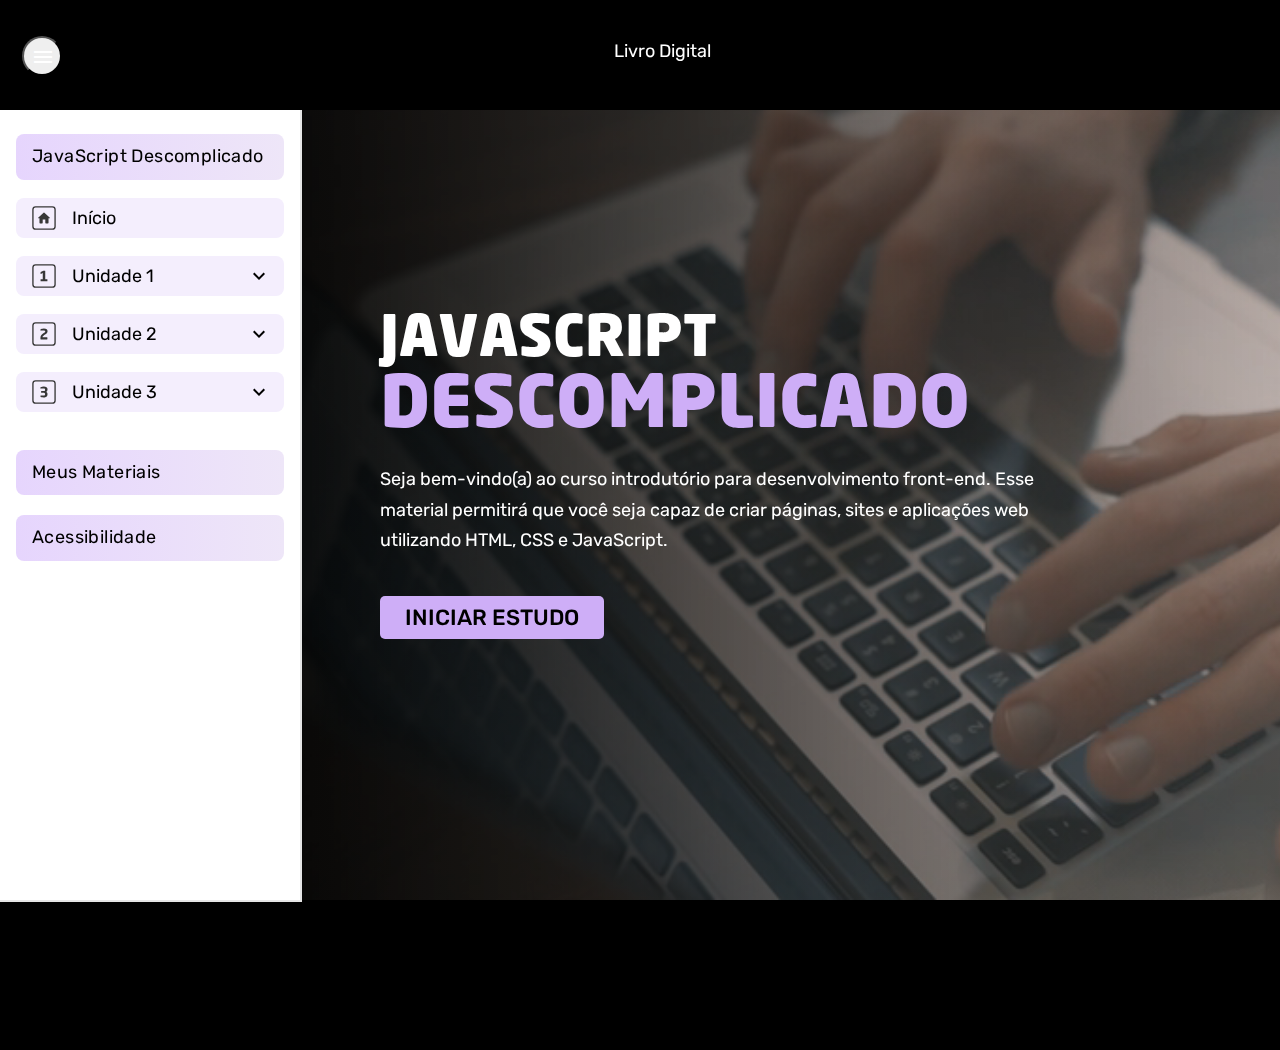
<file: index.html>
<!DOCTYPE html>
<html lang="en">
<head>
    <meta charset="UTF-8">
    <meta http-equiv="X-UA-Compatible" content="IE=edge">
    <meta name="viewport" content="width=device-width, initial-scale=1.0">

    <!-- Biblioteca Bootstrap -->
    <link href="https://cdn.jsdelivr.net/npm/bootstrap@5.3.0-alpha1/dist/css/bootstrap.min.css" rel="stylesheet" integrity="sha384-GLhlTQ8iRABdZLl6O3oVMWSktQOp6b7In1Zl3/Jr59b6EGGoI1aFkw7cmDA6j6gD" crossorigin="anonymous">

    <!-- Biblioteca Material Icons -->
    <link href="https://fonts.googleapis.com/icon?family=Material+Icons"
      rel="stylesheet">

    <!-- Fonte Rubik -->
    <link rel="preconnect" href="https://fonts.googleapis.com">
    <link rel="preconnect" href="https://fonts.gstatic.com" crossorigin>
    <link href="https://fonts.googleapis.com/css2?family=Rubik:wght@400;500;900&display=swap" rel="stylesheet">

    <!-- CSS -->
    <link rel="stylesheet" href="style.css">
    <!-- JavaScript -->
    <script src="script.js" defer></script>

    <!-- Página -->
    <title>Curso JavaScript</title>

</head>
<body>
    
	<div class="pagina-completa">

        <!-- Cria um botão de colapso -->
        <button type="button" class="btn " onclick="toggleMenu()">
            <i class="material-icons">menu</i>
        </button>

        <div class="top-bar">
            <span class="nav01">Livro Digital</span>
        </div>

        <!-- cabeçalho -->
        <nav class="topo"></nav>

        <!-- Conteúdo em Flexbox: Menu lateral e Conteúdo -->
        <div class="flex-conteudo">
            
            <!-- Cria o menu que será colapsado -->
            
            
            <div class="lateral">
                <div id="menu" class="menu">
                    <div class="grupo01">
                        <div class="abas lateral-title">
                            JavaScript Descomplicado
                        </div>
                        <a href="index.html" class="uni-btn">
                            <div class="uni-title">
                                <img src="img/home.svg">
                                <span>Início</span>
                            </div>
                        </a>
                        <div class="container-uni01">
                            <div class="uni-btn">
                                <div class="uni-title">
                                    <img src="img/1.svg">
                                    <span>Unidade 1</span>
                                </div>
                                <span class="material-icons seta-uni01">expand_more</span>
                            </div>
                            
                            <a href="./pages/sub-page01.html" id class="subitens subitem01 sumir">
                                <span>Fundamentos do HTML</span>
                            </a>
                            <a href="./pages/sub-page02.html" class="subitens subitem02 sumir">
                                <span>Fundamentos do CSS</span>
                            </a>
                            <a href="./pages/sub-page03.html" class="subitens subitem03 sumir">
                                <span>Fundamentos do JavaScript</span>
                            </a>
                            
                        </div>
                        <div class="uni-btn">
                            <div class="uni-title">
                                <img src="img/2.svg">
                                <span>Unidade 2</span>
                            </div>
                            <span class="material-icons">expand_more</span>
                        </div>
                        <div class="uni-btn">
                            <div class="uni-title">
                                <img src="img/3.svg">
                                <span>Unidade 3</span>
                            </div>
                            <span class="material-icons">expand_more</span>
                        </div>

                    </div>
                    <div class="grupo02">
                        <div class="abas lateral-materiais">Meus Materiais</div>
                    </div>
                    <div class="grupo03">
                        <div class="abas lateral-acessibilidade">Acessibilidade</div>
                    </div>
                </div>
            </div>
            
            <!-- Cria o Conteúdo da página -->
            <div class="conteudo">
                
                <div class="banner-inicio">
                    <video autoplay muted loop id="bg-video">
                        <source src="img/back-video01.webm" type="video/webm">
                    </video>
                    
                    <div class="video-overlay"></div>

                    <div class="banner-text">
                        <div class="titulo-conteudo">
                            <h1 class="h1-linha01">JAVASCRIPT</h1>
                            <h1 class="h1-linha02">DESCOMPLICADO</h1>
                        </div>
                        <div class="conteudo-intro">
                            Seja bem-vindo(a) ao curso introdutório para desenvolvimento front-end. Esse material permitirá que você seja capaz de criar páginas, sites e aplicações web utilizando HTML, CSS e JavaScript.
                        </div>
                        <a href="./pages/sub-page01.html" class="banner-botao">
                            INICIAR ESTUDO
                        </a>
                    </div>

                    
                </div>

                

            </div>
            <footer class="footer01"></footer>

        </div>
    </div>
</body>
</html>
</file>
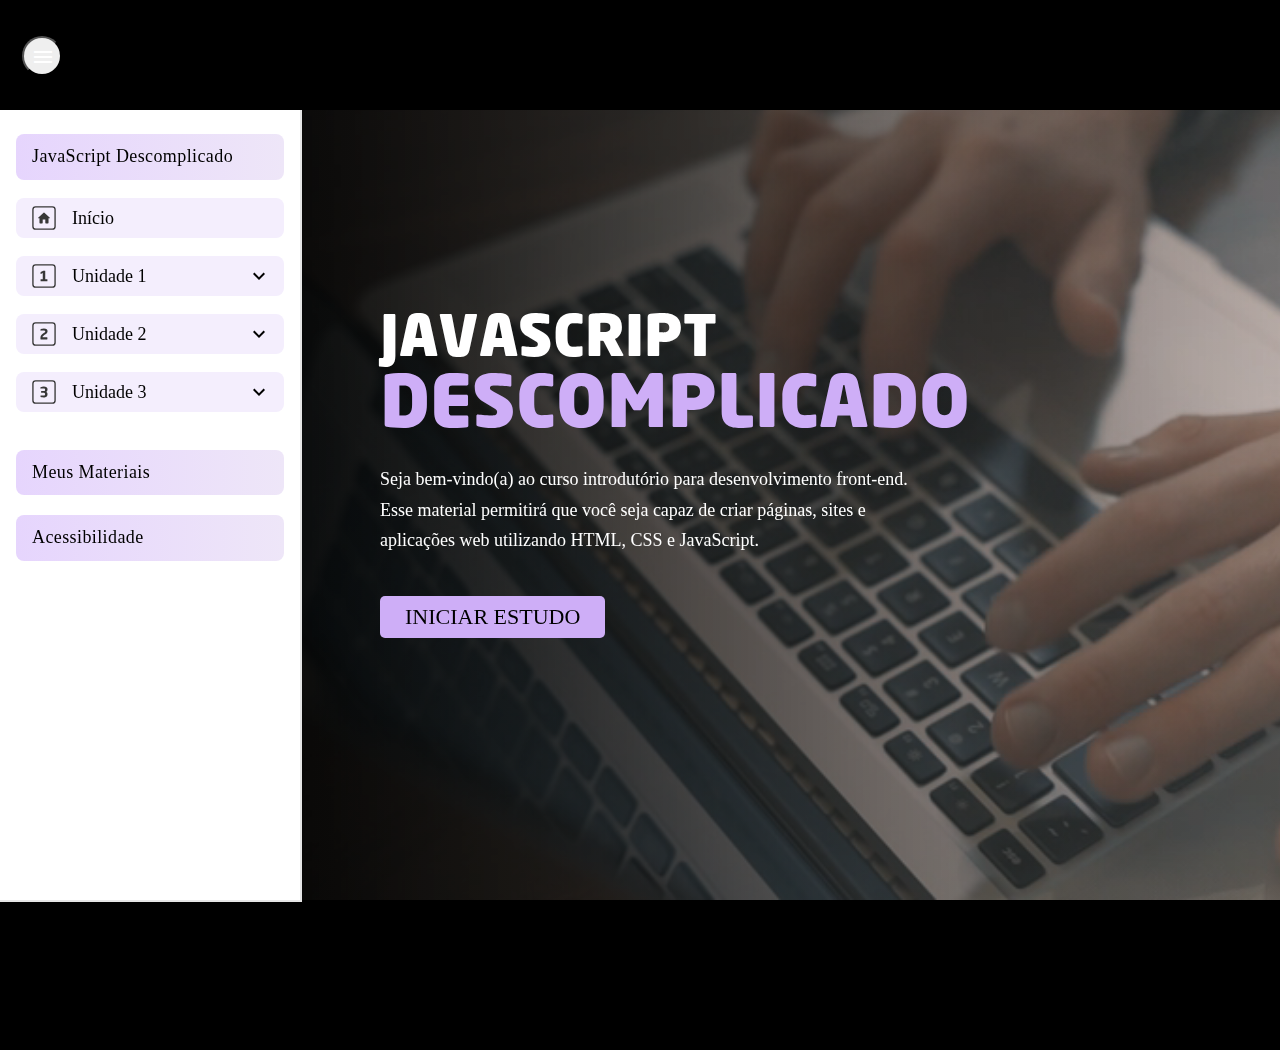
<file: clone-plataforma-uniasselvi/index.html>
<!DOCTYPE html>
<html lang="en">
<head>
    <meta charset="UTF-8">
    <meta http-equiv="X-UA-Compatible" content="IE=edge">
    <meta name="viewport" content="width=device-width, initial-scale=1.0">

    <!-- Biblioteca Bootstrap -->
    <link href="https://cdn.jsdelivr.net/npm/bootstrap@5.3.0-alpha1/dist/css/bootstrap.min.css" rel="stylesheet" integrity="sha384-GLhlTQ8iRABdZLl6O3oVMWSktQOp6b7In1Zl3/Jr59b6EGGoI1aFkw7cmDA6j6gD" crossorigin="anonymous">

    <!-- Biblioteca Material Icons -->
    <link href="https://fonts.googleapis.com/icon?family=Material+Icons"
      rel="stylesheet">

    <!-- CSS -->
    <link rel="stylesheet" href="../style.css">
    <!-- JavaScript -->
    <script src="../script.js" defer></script>

    <!-- Página -->
    <title>Curso JavaScript</title>

</head>
<body>
    
	<div class="pagina-completa">

         <!-- Cria um botão de colapso -->
         <button type="button" class="btn " onclick="toggleMenu()">
            <i class="material-icons">menu</i>
        </button>

        <!-- cabeçalho -->
        <nav class="topo"></nav>

        <!-- Conteúdo em Flexbox: Menu lateral e Conteúdo -->
        <div class="flex-conteudo">
            
            <!-- Cria o menu que será colapsado -->
            
            
            <div class="lateral">
                <div id="menu" class="menu">
                    <div class="grupo01">
                        <div class="abas lateral-title">
                            JavaScript Descomplicado
                        </div>
                        <div class="uni-btn">
                            <div class="uni-title">
                                <img src="../img/home.svg">
                                <span>Início</span>
                            </div>
                        </div>
                        <div class="uni-btn">
                            <div class="uni-title">
                                <img src="../img/1.svg">
                                <span>Unidade 1</span>
                            </div>
                            <span class="material-icons">expand_more</span>
                        </div>
                        <div class="uni-btn">
                            <div class="uni-title">
                                <img src="../img/2.svg">
                                <span>Unidade 2</span>
                            </div>
                            <span class="material-icons">expand_more</span>
                        </div>
                        <div class="uni-btn">
                            <div class="uni-title">
                                <img src="../img/3.svg">
                                <span>Unidade 3</span>
                            </div>
                            <span class="material-icons">expand_more</span>
                        </div>

                    </div>
                    <div class="grupo02">
                        <div class="abas lateral-materiais">Meus Materiais</div>
                    </div>
                    <div class="grupo03">
                        <div class="abas lateral-acessibilidade">Acessibilidade</div>
                    </div>
                </div>
            </div>
            
            <!-- Cria o Conteúdo da página -->
            <div class="conteudo">
                
                <div class="banner-inicio">
                    <video autoplay muted loop id="bg-video">
                        <source src="../img/back-video01.webm" type="video/webm">
                    </video>
                    
                    <div class="video-overlay"></div>

                    <div class="banner-text">
                        <div class="titulo-conteudo">
                            <h1 class="h1-linha01">JAVASCRIPT</h1>
                            <h1 class="h1-linha02">DESCOMPLICADO</h1>
                        </div>
                        <div class="conteudo-intro">
                            Seja bem-vindo(a) ao curso introdutório para desenvolvimento front-end. Esse material permitirá que você seja capaz de criar páginas, sites e aplicações web utilizando HTML, CSS e JavaScript.
                        </div>
                        <a href="./unidade1.html" class="banner-botao">
                            INICIAR ESTUDO
                        </a>
                    </div>

                    
                </div>

                <footer class="footer01"></footer>

            </div>

        </div>
    </div>
</body>
</html>
</file>
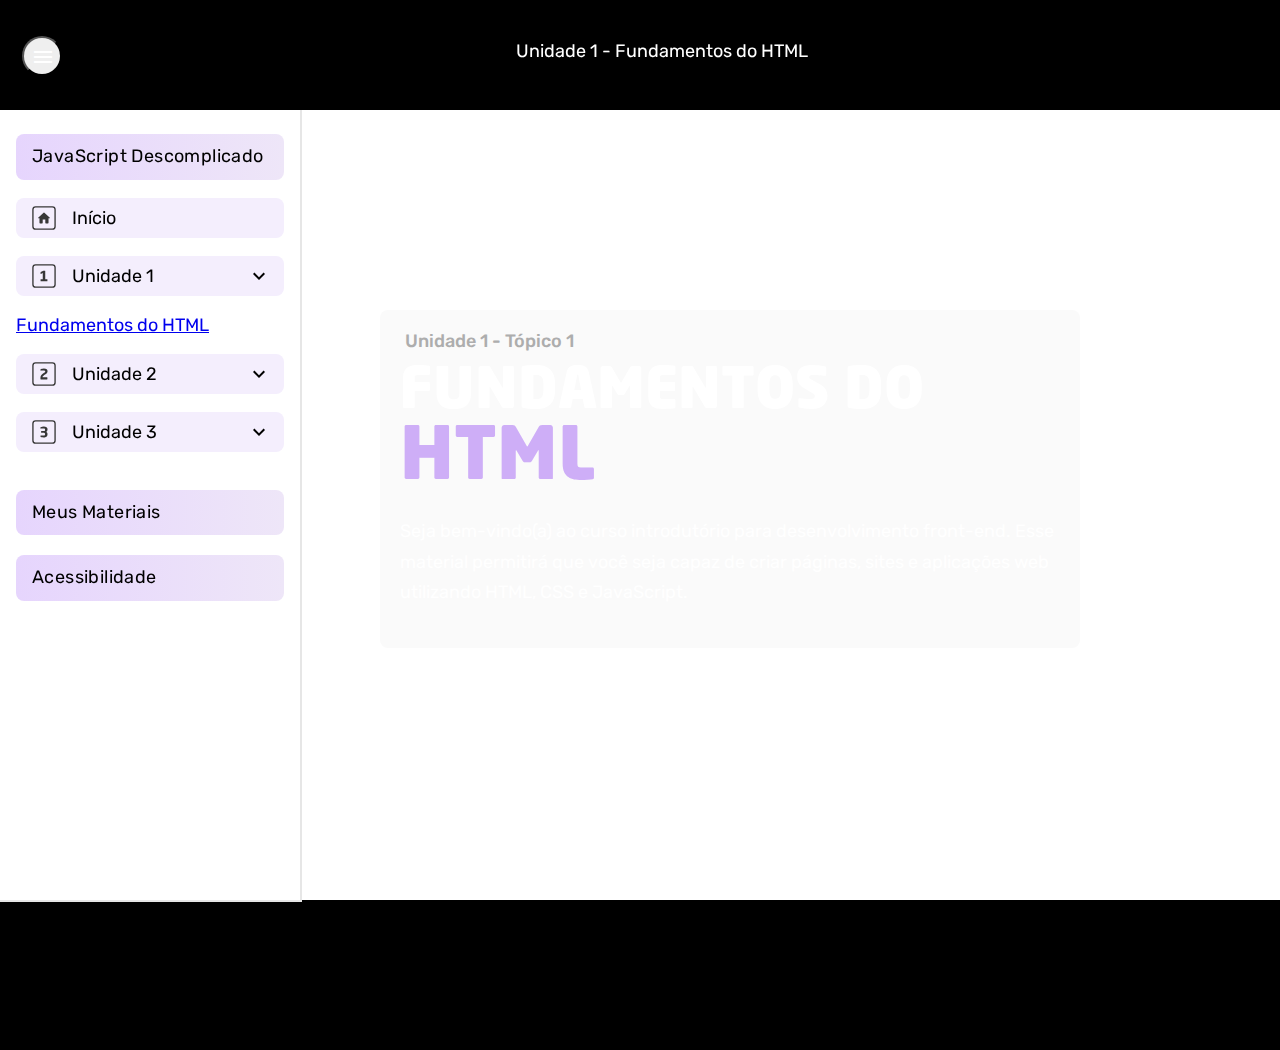
<file: pages/sub-page01.html>
<!DOCTYPE html>
<html lang="en">
<head>
    <meta charset="UTF-8">
    <meta http-equiv="X-UA-Compatible" content="IE=edge">
    <meta name="viewport" content="width=device-width, initial-scale=1.0">

    <!-- Biblioteca Bootstrap -->
    <link href="https://cdn.jsdelivr.net/npm/bootstrap@5.3.0-alpha1/dist/css/bootstrap.min.css" rel="stylesheet" integrity="sha384-GLhlTQ8iRABdZLl6O3oVMWSktQOp6b7In1Zl3/Jr59b6EGGoI1aFkw7cmDA6j6gD" crossorigin="anonymous">

    <!-- Biblioteca Material Icons -->
    <link href="https://fonts.googleapis.com/icon?family=Material+Icons"
      rel="stylesheet">

    <!-- Fonte Rubik -->
    <link rel="preconnect" href="https://fonts.googleapis.com">
    <link rel="preconnect" href="https://fonts.gstatic.com" crossorigin>
    <link href="https://fonts.googleapis.com/css2?family=Rubik:wght@400;500;900&display=swap" rel="stylesheet">

    <!-- CSS -->
    <link rel="stylesheet" href="../style.css">
    <!-- JavaScript -->
    <script src="../script.js" defer></script>

    <!-- Página -->
    <title>Curso JavaScript</title>

</head>
<body>
    
	<div class="pagina-completa">

        <!-- Cria um botão de colapso -->
        <button type="button" class="btn" onclick="toggleMenu()">
            <i class="material-icons">menu</i>
        </button>
        <div class="top-bar">
            <span class="nav01">Unidade 1 - Fundamentos do HTML</span>
        </div>
        
        <!-- cabeçalho -->
        <nav class="topo"></nav>
        
        <!-- Conteúdo em Flexbox: Menu lateral e Conteúdo -->
        <div class="flex-conteudo">
            
            <!-- Cria o menu que será colapsado -->
            
            
            <div class="lateral">
                <div id="menu" class="menu">
                    <div class="grupo01">
                        <div class="abas lateral-title">
                            JavaScript Descomplicado
                        </div>
                        <a href="../index.html" class="uni-btn">
                            <div class="uni-title">
                                <img src="../img/home.svg">
                                <span>Início</span>
                            </div>
                        </a>
                        <div class="container-uni01">
                            <div class="uni-btn">
                                <div class="uni-title">
                                    <img src="../img/1.svg">
                                    <span>Unidade 1</span>
                                </div>
                                <span class="material-icons">expand_more</span>
                            </div>
                            <a href="../pages/sub-page01.html" class="subitem01">
                                <span>Fundamentos do HTML</span>
                            </a>
                        </div>
                        <div class="uni-btn">
                            <div class="uni-title">
                                <img src="../img/2.svg">
                                <span>Unidade 2</span>
                            </div>
                            <span class="material-icons">expand_more</span>
                        </div>
                        <div class="uni-btn">
                            <div class="uni-title">
                                <img src="../img/3.svg">
                                <span>Unidade 3</span>
                            </div>
                            <span class="material-icons">expand_more</span>
                        </div>

                    </div>
                    <div class="grupo02">
                        <div class="abas lateral-materiais">Meus Materiais</div>
                    </div>
                    <div class="grupo03">
                        <div class="abas lateral-acessibilidade">Acessibilidade</div>
                    </div>
                </div>
            </div>
            
            <!-- Cria o Conteúdo da página -->
            <div class="conteudo">
                
                <div class="banner-inicio ">
                    

                    <div class="banner-text banner-text-uni01">
                        <div class="uni-section-title">
                            Unidade 1 - Tópico 1
                        </div>
                        <div class="titulo-conteudo">
                            <h1 class="h1-linha01 h1-linha01-uni01">FUNDAMENTOS DO</h1>
                            <h1 class="h1-linha02 h1-linha02-unid02">HTML</h1>
                        </div>
                        <div class="conteudo-intro conteudo-intro-uni01">
                            Seja bem-vindo(a) ao curso introdutório para desenvolvimento front-end. Esse material permitirá que você seja capaz de criar páginas, sites e aplicações web utilizando HTML, CSS e JavaScript.
                        </div>
                    </div>

                    
                </div>

                

            </div>
            <footer class="footer01"></footer>

        </div>
    </div>
</body>
</html>
</file>
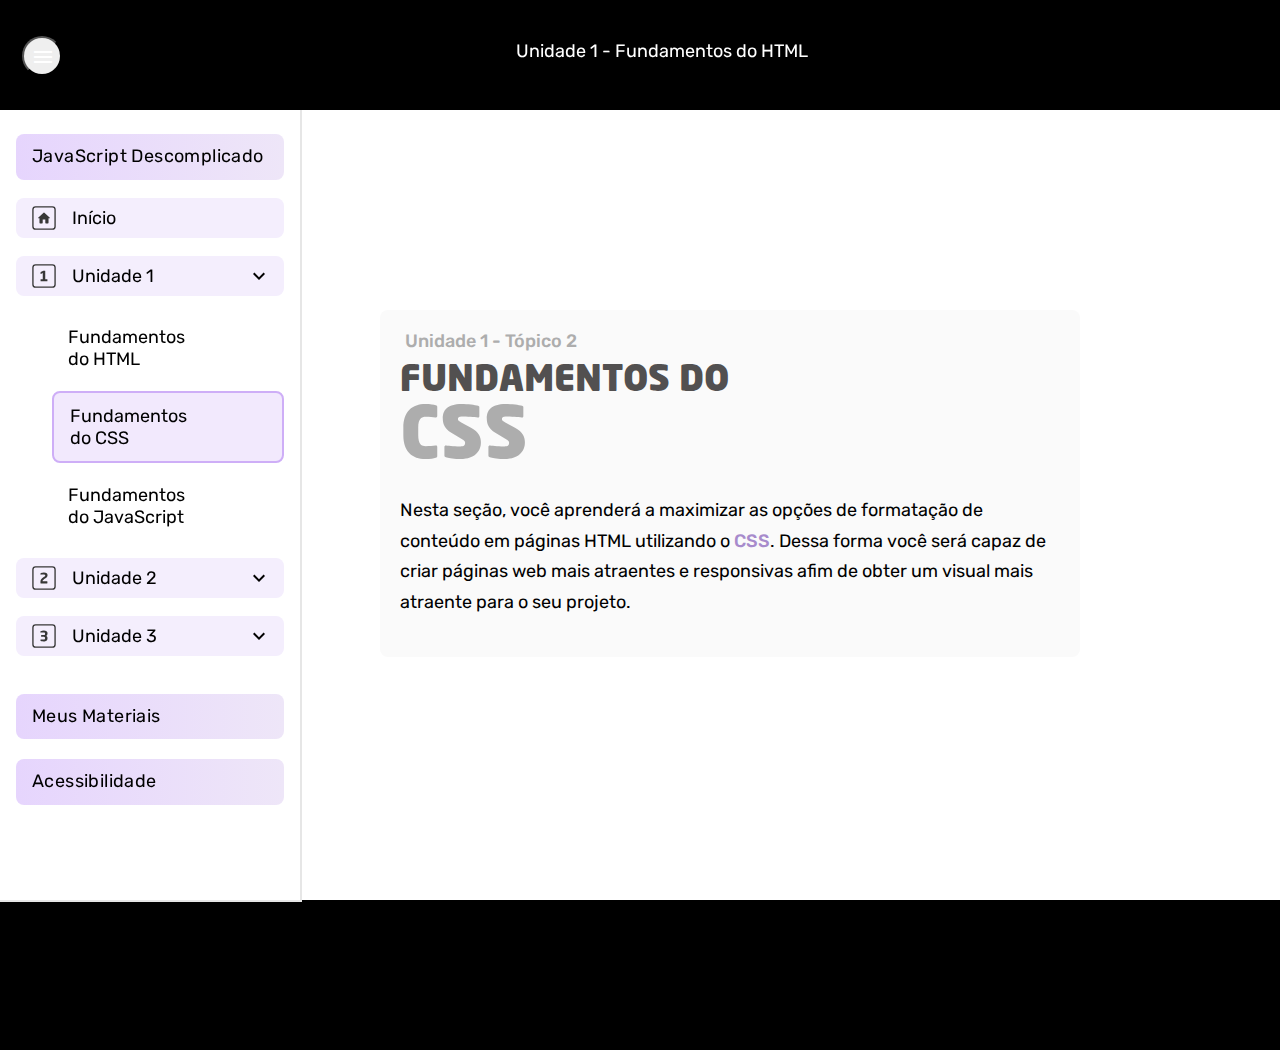
<file: pages/sub-page02.html>
<!DOCTYPE html>
<html lang="en">
<head>
    <meta charset="UTF-8">
    <meta http-equiv="X-UA-Compatible" content="IE=edge">
    <meta name="viewport" content="width=device-width, initial-scale=1.0">

    <!-- Biblioteca Bootstrap -->
    <link href="https://cdn.jsdelivr.net/npm/bootstrap@5.3.0-alpha1/dist/css/bootstrap.min.css" rel="stylesheet" integrity="sha384-GLhlTQ8iRABdZLl6O3oVMWSktQOp6b7In1Zl3/Jr59b6EGGoI1aFkw7cmDA6j6gD" crossorigin="anonymous">

    <!-- Biblioteca Material Icons -->
    <link href="https://fonts.googleapis.com/icon?family=Material+Icons"
      rel="stylesheet">

    <!-- Fonte Rubik -->
    <link rel="preconnect" href="https://fonts.googleapis.com">
    <link rel="preconnect" href="https://fonts.gstatic.com" crossorigin>
    <link href="https://fonts.googleapis.com/css2?family=Rubik:wght@400;500;900&display=swap" rel="stylesheet">

    <!-- CSS -->
    <link rel="stylesheet" href="../style.css">
    <!-- JavaScript -->
    <script src="../script.js" defer></script>

    <!-- Página -->
    <title>Curso JavaScript</title>

</head>
<body>
    
	<div class="pagina-completa">

        <!-- Cria um botão de colapso -->
        <button type="button" class="btn" onclick="toggleMenu()">
            <i class="material-icons">menu</i>
        </button>
        <div class="top-bar">
            <span class="nav01">Unidade 1 - Fundamentos do HTML</span>
        </div>
        
        <!-- cabeçalho -->
        <nav class="topo"></nav>
        
        <!-- Conteúdo em Flexbox: Menu lateral e Conteúdo -->
        <div class="flex-conteudo">
            
            <!-- Cria o menu que será colapsado -->
            
            
            <div class="lateral">
                <div id="menu" class="menu">
                    <div class="grupo01">
                        <div class="abas lateral-title">
                            JavaScript Descomplicado
                        </div>
                        <a href="../index.html" class="uni-btn">
                            <div class="uni-title">
                                <img src="../img/home.svg">
                                <span>Início</span>
                            </div>
                        </a>
                        <div class="container-uni01">
                            <div class="uni-btn">
                                <div class="uni-title">
                                    <img src="../img/1.svg">
                                    <span>Unidade 1</span>
                                </div>
                                <span class="material-icons">expand_more</span>
                            </div>
                            <a href="../pages/sub-page01.html" class="subitens subitem01">
                                <span>Fundamentos do HTML</span>
                            </a>
                            <a href="../pages/sub-page02.html" class="subitens subitem-atual subitem02">
                                <span>Fundamentos do CSS</span>
                            </a>
                            <a href="../pages/sub-page03.html" class="subitens subitem03">
                                <span>Fundamentos do JavaScript</span>
                            </a>

                        </div>
                        <div class="uni-btn">
                            <div class="uni-title">
                                <img src="../img/2.svg">
                                <span>Unidade 2</span>
                            </div>
                            <span class="material-icons">expand_more</span>
                        </div>
                        <div class="uni-btn">
                            <div class="uni-title">
                                <img src="../img/3.svg">
                                <span>Unidade 3</span>
                            </div>
                            <span class="material-icons">expand_more</span>
                        </div>

                    </div>
                    <div class="grupo02">
                        <div class="abas lateral-materiais">Meus Materiais</div>
                    </div>
                    <div class="grupo03">
                        <div class="abas lateral-acessibilidade">Acessibilidade</div>
                    </div>
                </div>
            </div>
            
            <!-- Cria o Conteúdo da página -->
            <div class="conteudo conteudo-uni01">
                
                <div class="banner-inicio ">
                    
                    <div class="banner-text banner-text-uni01">
                        <div class="uni-section-title">
                            Unidade 1 - Tópico 2
                        </div>
                        <div class="titulo-conteudo">
                            <h1 class="h1-linha01 h1-linha01-tpc02">FUNDAMENTOS DO</h1>
                            <h1 class="h1-linha02 h1-linha02-tpc02">CSS</h1>
                        </div>
                        <div class="conteudo-intro conteudo-intro-tpc02">
                            Nesta seção, você aprenderá a maximizar as opções de formatação de conteúdo em páginas HTML utilizando o <span class="destacar">CSS</span>. Dessa forma você será capaz de criar páginas web mais atraentes e responsivas afim de obter um visual mais atraente para o seu projeto.
                        </div>
                    </div>
  
                </div>

            </div>
            <footer class="footer01"></footer>

        </div>
    </div>
</body>
</html>
</file>
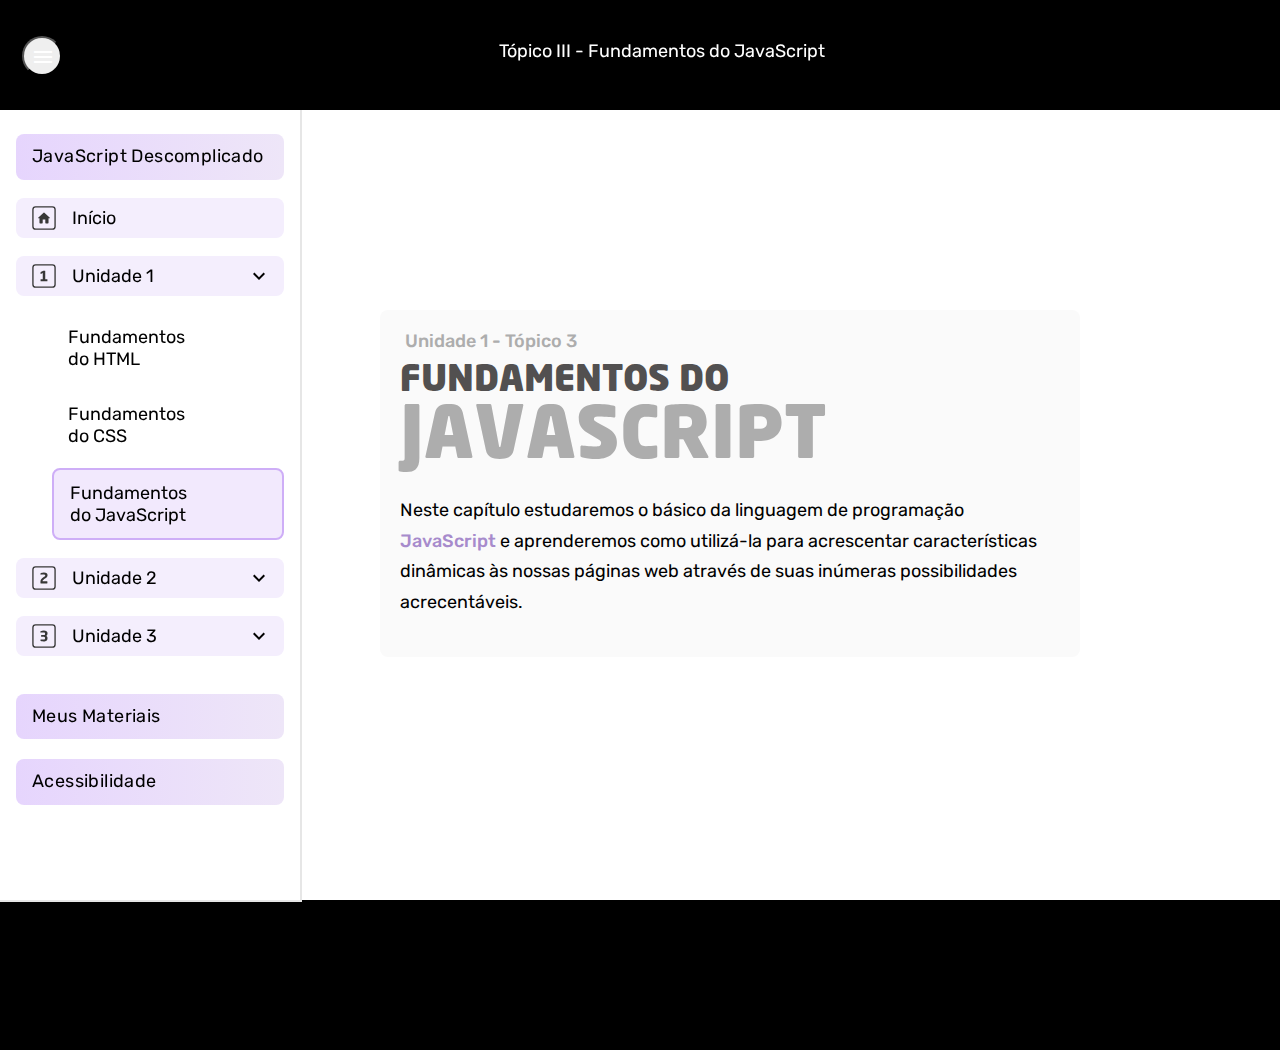
<file: pages/sub-page03.html>
<!DOCTYPE html>
<html lang="en">
<head>
    <meta charset="UTF-8">
    <meta http-equiv="X-UA-Compatible" content="IE=edge">
    <meta name="viewport" content="width=device-width, initial-scale=1.0">

    <!-- Biblioteca Bootstrap -->
    <link href="https://cdn.jsdelivr.net/npm/bootstrap@5.3.0-alpha1/dist/css/bootstrap.min.css" rel="stylesheet" integrity="sha384-GLhlTQ8iRABdZLl6O3oVMWSktQOp6b7In1Zl3/Jr59b6EGGoI1aFkw7cmDA6j6gD" crossorigin="anonymous">

    <!-- Biblioteca Material Icons -->
    <link href="https://fonts.googleapis.com/icon?family=Material+Icons"
      rel="stylesheet">

    <!-- Fonte Rubik -->
    <link rel="preconnect" href="https://fonts.googleapis.com">
    <link rel="preconnect" href="https://fonts.gstatic.com" crossorigin>
    <link href="https://fonts.googleapis.com/css2?family=Rubik:wght@400;500;900&display=swap" rel="stylesheet">

    <!-- CSS -->
    <link rel="stylesheet" href="../style.css">
    <!-- JavaScript -->
    <script src="../script.js" defer></script>

    <!-- Página -->
    <title>Curso JavaScript</title>

</head>
<body>
    
	<div class="pagina-completa">

        <!-- Cria um botão de colapso -->
        <button type="button" class="btn" onclick="toggleMenu()">
            <i class="material-icons">menu</i>
        </button>
        <div class="top-bar">
            <span class="nav01">Tópico III - Fundamentos do JavaScript</span>
        </div>
        
        <!-- cabeçalho -->
        <nav class="topo"></nav>
        
        <!-- Conteúdo em Flexbox: Menu lateral e Conteúdo -->
        <div class="flex-conteudo">
            
            <!-- Cria o menu que será colapsado -->
            
            
            <div class="lateral">
                <div id="menu" class="menu">
                    <div class="grupo01">
                        <div class="abas lateral-title">
                            JavaScript Descomplicado
                        </div>
                        <a href="../index.html" class="uni-btn">
                            <div class="uni-title">
                                <img src="../img/home.svg">
                                <span>Início</span>
                            </div>
                        </a>
                        <div class="container-uni01">
                            <div class="uni-btn">
                                <div class="uni-title">
                                    <img src="../img/1.svg">
                                    <span>Unidade 1</span>
                                </div>
                                <span class="material-icons">expand_more</span>
                            </div>
                            <a href="../pages/sub-page01.html" class="subitens subitem01">
                                <span>Fundamentos do HTML</span>
                            </a>
                            <a href="../pages/sub-page02.html" class="subitens subitem02">
                                <span>Fundamentos do CSS</span>
                            </a>
                            <a href="../pages/sub-page03.html" class="subitens subitem-atual subitem03">
                                <span>Fundamentos do JavaScript</span>
                            </a>

                        </div>
                        <div class="uni-btn">
                            <div class="uni-title">
                                <img src="../img/2.svg">
                                <span>Unidade 2</span>
                            </div>
                            <span class="material-icons">expand_more</span>
                        </div>
                        <div class="uni-btn">
                            <div class="uni-title">
                                <img src="../img/3.svg">
                                <span>Unidade 3</span>
                            </div>
                            <span class="material-icons">expand_more</span>
                        </div>

                    </div>
                    <div class="grupo02">
                        <div class="abas lateral-materiais">Meus Materiais</div>
                    </div>
                    <div class="grupo03">
                        <div class="abas lateral-acessibilidade">Acessibilidade</div>
                    </div>
                </div>
            </div>
            
            <!-- Cria o Conteúdo da página -->
            <div class="conteudo conteudo-uni01">
                
                <div class="banner-inicio ">
                    
                    <div class="banner-text banner-text-uni01">
                        <div class="uni-section-title">
                            Unidade 1 - Tópico 3
                        </div>
                        <div class="titulo-conteudo">
                            <h1 class="h1-linha01 h1-linha01-tpc03">FUNDAMENTOS DO</h1>
                            <h1 class="h1-linha02 h1-linha02-tpc03">JAVASCRIPT</h1>
                        </div>
                        <div class="conteudo-intro conteudo-intro-tpc03">
                            Neste capítulo estudaremos o básico da linguagem de programação <span class="destacar">JavaScript</span> e aprenderemos como utilizá-la para acrescentar características dinâmicas às nossas páginas web através de suas inúmeras possibilidades acrecentáveis.
                        </div>
                    </div>
  
                </div>

            </div>
            <footer class="footer01"></footer>

        </div>
    </div>
</body>
</html>
</file>
<file: style.css>
* {
    margin: 0 auto;
    padding: 0;
    box-sizing: border-box;
}

@font-face {
    font-family: 'NeoSans';
    src: url('fonts/NeoSans-Black.otf') format('opentype');
}

:root {
    /* Light mode */
    --bg-branco: white;
    --title-color: #46360b;
    --text-color: black;
    /* Dark mode */
    --bg-escuro: #343541;
    /* Geral */
    --box-shadow: 0 0 0 2px #E6E6E6;
    --position-static: static;
    --position-fixed: fixed;
    --bg-transparente: rgba(0, 0, 0, 0);
    --bg-preto: black;
    --bg-preto-transparente: linear-gradient(to left, rgba(14, 13, 13, 0.363), rgba(0, 0, 0, 0.9));
}

.destacar {
    color: #a78bcc;
    font-weight: 500;
}

body {
    font-family: "Rubik";
    font-size: 18px;
    font-weight: 400;
}

.topo {
    display: flex;
    position: fixed;
    background: var(--bg-preto);
    overflow-y: auto;
    width: 100%;
    height: 110px;
    color: white;
    transition: all 300ms ease-in-out;
    z-index: 90;
}


/* Botão de Colapso */
.btn {

    position: fixed;
    border-radius: 50%;
   
    color: white;
    width: 40px;
    height: 40px;
    
    padding: 10px;
    margin: 36px 22px;
    cursor: pointer;
    z-index: 99;
}
.btn:hover {
    color: white;
    background-color: rgba(128, 128, 128, 0.61);
}
.material-icons {
    margin: -3px;
    box-sizing: border-box;
}

/* Título do Conteúdo */
.top-bar {
    text-align: center;
    position: fixed;
    color: white;
    padding: 10px;
    margin: 30px 22px;
    left: 50%;
    transform: translateX(-50%);
    z-index: 99;
}

/* Aba da Disciplina */
.conteudo {
    padding-left: 280px;
}

.flex-conteudo {
    position: relative;
    display: flex;
    overflow-x: hidden;
    top: 0;
    left: 0;
    width: 100%;
    min-height: 100vh;
}

.lateral {
    position: fixed;
    top: 0;
    bottom: 0;
    border: 1px;
    opacity: 1;
    transform: translateX(0);
    box-shadow: var(--box-shadow);
    background-color: white;
    transform: translateX(0%);
    transition: transform 300ms;
    z-index: 1;
}
.menu {

    margin-top: 110px;
    position: relative;
    width: 100%;
    height: auto;
    padding: 16px;
    padding-bottom: 120px;

}

img {
    height: 24px;
    width: 24px;
    object-fit: contain;
}
.grupo01, .grupo02, .grupo03{
    margin: 8px 0;
    width: 100%;
    padding-bottom: 12px; 
}

.abas {
    background: linear-gradient(to right, #e6d5fd, #eee6f8);    
    color: black;
    width: 268px;
    line-height: 1.2;
    padding: 12px 16px;
    letter-spacing: 0.4px;
    border-radius: 8px;
}

.uni-btn {
   
    display: flex;
    align-items: center;
    justify-content: space-between;
    padding: 8px 16px;
    font-size: 1em;
    border: 0;
    border-radius: 8px;
    margin: 1em 0;
    width: 100%;
    background: #f4eefd;
    color: black;
    cursor: pointer;
    line-height: 1em;
    text-decoration: none;
}
.uni-title {
    
    display: flex;
    align-items: center;
    gap: 16px;
    margin-left: 0;
}


.subitens{
    
    align-items: center;
    place-items: center start;
    text-align: left;
    
    display: grid;
    grid-template-columns: 40px 1fr;
    margin-left: 2em;
    
    text-decoration: none;
    color: black;
    padding: 12px 16px;
    border-radius: 8px;
    height: auto;
    width: auto;
    
    cursor: pointer;
    margin: 0.4em 0 0.5em 2em;
} 

/* //////////////////////// */
/* Aba Conteúdo da Página */
#bg-video {
    position: absolute;
    top: 0;
    left: 0;
    width: 100%;
    height: 100%;
    object-fit: cover;
    z-index: -1;
    
}
.video-overlay {
    position: absolute;
    top: 0;
    left: 0;
    width: 100%;
    height: 100%;
    background: linear-gradient(to left, rgba(224, 216, 216, 0.2), rgba(0, 0, 0, 0.9));
    z-index: -1;

    max-width: 100%;
    overflow-x: hidden;
   
}
  
.banner-inicio {

    object-fit: cover;
    position: relative;
    max-width: 100%;
    overflow-x: hidden;
    top: 0;
    left: 0px;
    width: 100vw;
    height: 100vh;
    background-color: rgb(209, 66, 66);
    background: url(/img/back-video01.webm) no-repeat center center;
    background-size: cover;
    margin-bottom: 150px;
    padding: 10px 80px;
    transition: all 300ms;
}

.banner-text {
    
    transform: translateY(60px);
    display: inline-block;
    width: auto;
    margin-top: 240px;
    margin-left: 20px;
    
}

@media screen and (max-width: 1200px) {
    .banner-text {
      width: 50vw;
    }
}
.titulo-conteudo {
    position: relative;
    display: inline-block;
    
}
.h1-linha01 {
    font-family: "NeoSans";
    font-size: 57px;
    font-weight: 900;
    color: white;   
}
.h1-linha02 {
    font-family: "NeoSans";
    font-size: 72px;
    font-weight: 900;
    color: #ceaef7;   
}
.conteudo-intro {
    margin: 20px 0;
    max-width: 60ch;
    line-height: 1.7;
    color: #fff;
}
.banner-botao {
    display: block;
    width: fit-content;
    text-transform: uppercase;
    padding: 8px 25px;
    font-family: "Rubik";
    text-decoration: none;
    background-color: #ceaef7;
    font-stretch: expanded;
    border-radius: 5px;
    color: black;
    font-size: 22px;
    font-weight: 500;
    margin: 40px 0;
    
}

.footer01 {
    position: absolute;
    display: flex;
    bottom: 0;
    right: 0;
    width: 100%;
    height: 150px;
    background-color: black;
    color: #fff;
    text-align: center;
    padding: 50px 80px;
    padding-top: 10px;
    
}

/* Scrollbar */
::-webkit-scrollbar {
    width: 0.5em;
}
  
::-webkit-scrollbar-track {
background-color: #f5f5f5;
}

::-webkit-scrollbar-thumb {
background-color: #555;
}

::-webkit-scrollbar {
    width: 10px;
}

::-webkit-scrollbar-track {
background-color: #f5f5f5;

}

::-webkit-scrollbar-thumb {
background-color: #a78bcc;

}

::-webkit-scrollbar-thumb:hover {
background-color: #555;
}

/* CLASSE SUMIR */
.sumir {
    display: none;
}

/* Página Unidade 01 */

.subitem-atual {
    background-color: #f2e9fd;
    border: 2px solid #ceaef7;
}

.banner-text-uni01 {
    background-color: #fafafa;
    width: auto;
    border-radius:8px;
    padding: 20px;
}

.uni-section-title {
    color: #adadad;
    font-weight: 500;
    margin-bottom:10px;
    margin-left: 5px;
}

@media screen and (max-width: 1200px) {
    .banner-text-uni01 {
      width: 50vw;
    }
}

.h1-linha01-tpc01, .h1-linha01-tpc02, .h1-linha01-tpc03 {
    color: rgb(82, 80, 80);
    font-size: 2em;
}

.h1-linha02-tpc01, .h1-linha02-tpc02, .h1-linha02-tpc03 {
    color: #adadad;
}

.conteudo-intro-tpc01, 
.conteudo-intro-tpc02,
.conteudo-intro-tpc03 {

    color: black;
}
</file>
